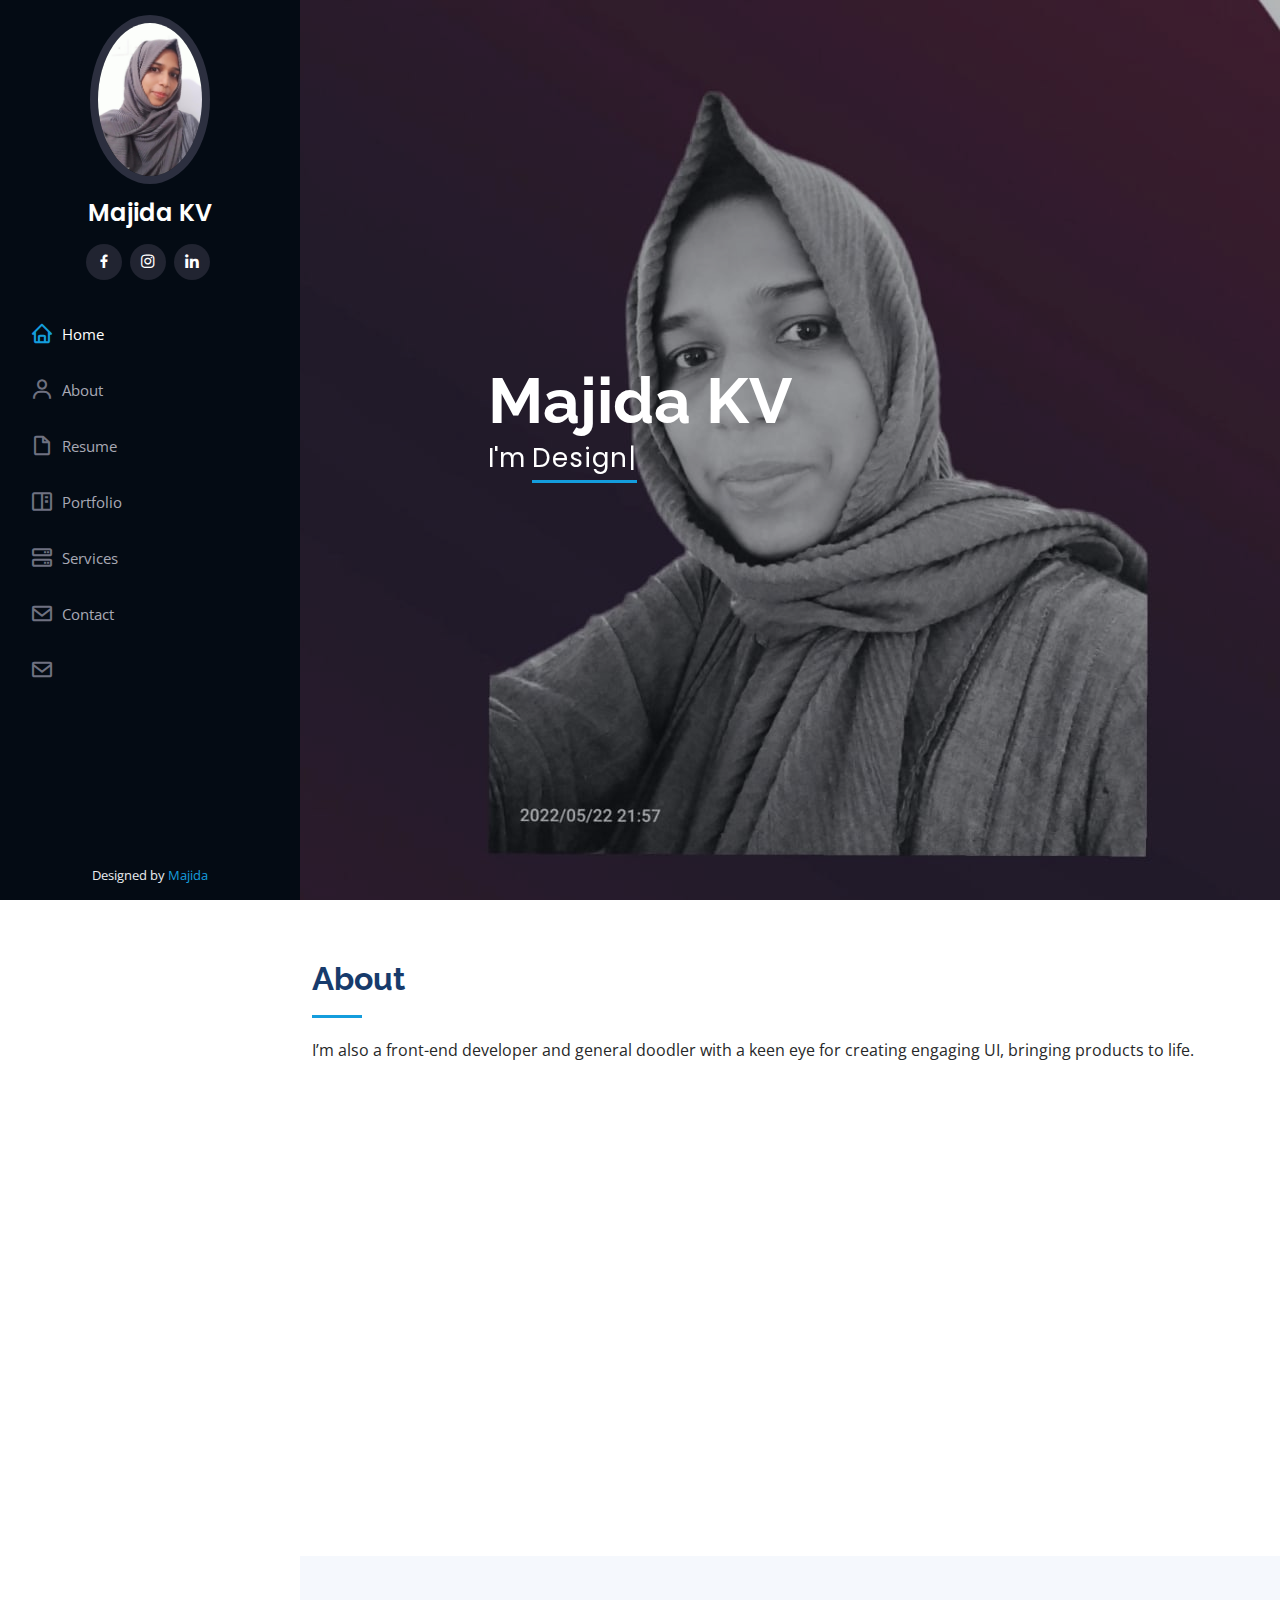
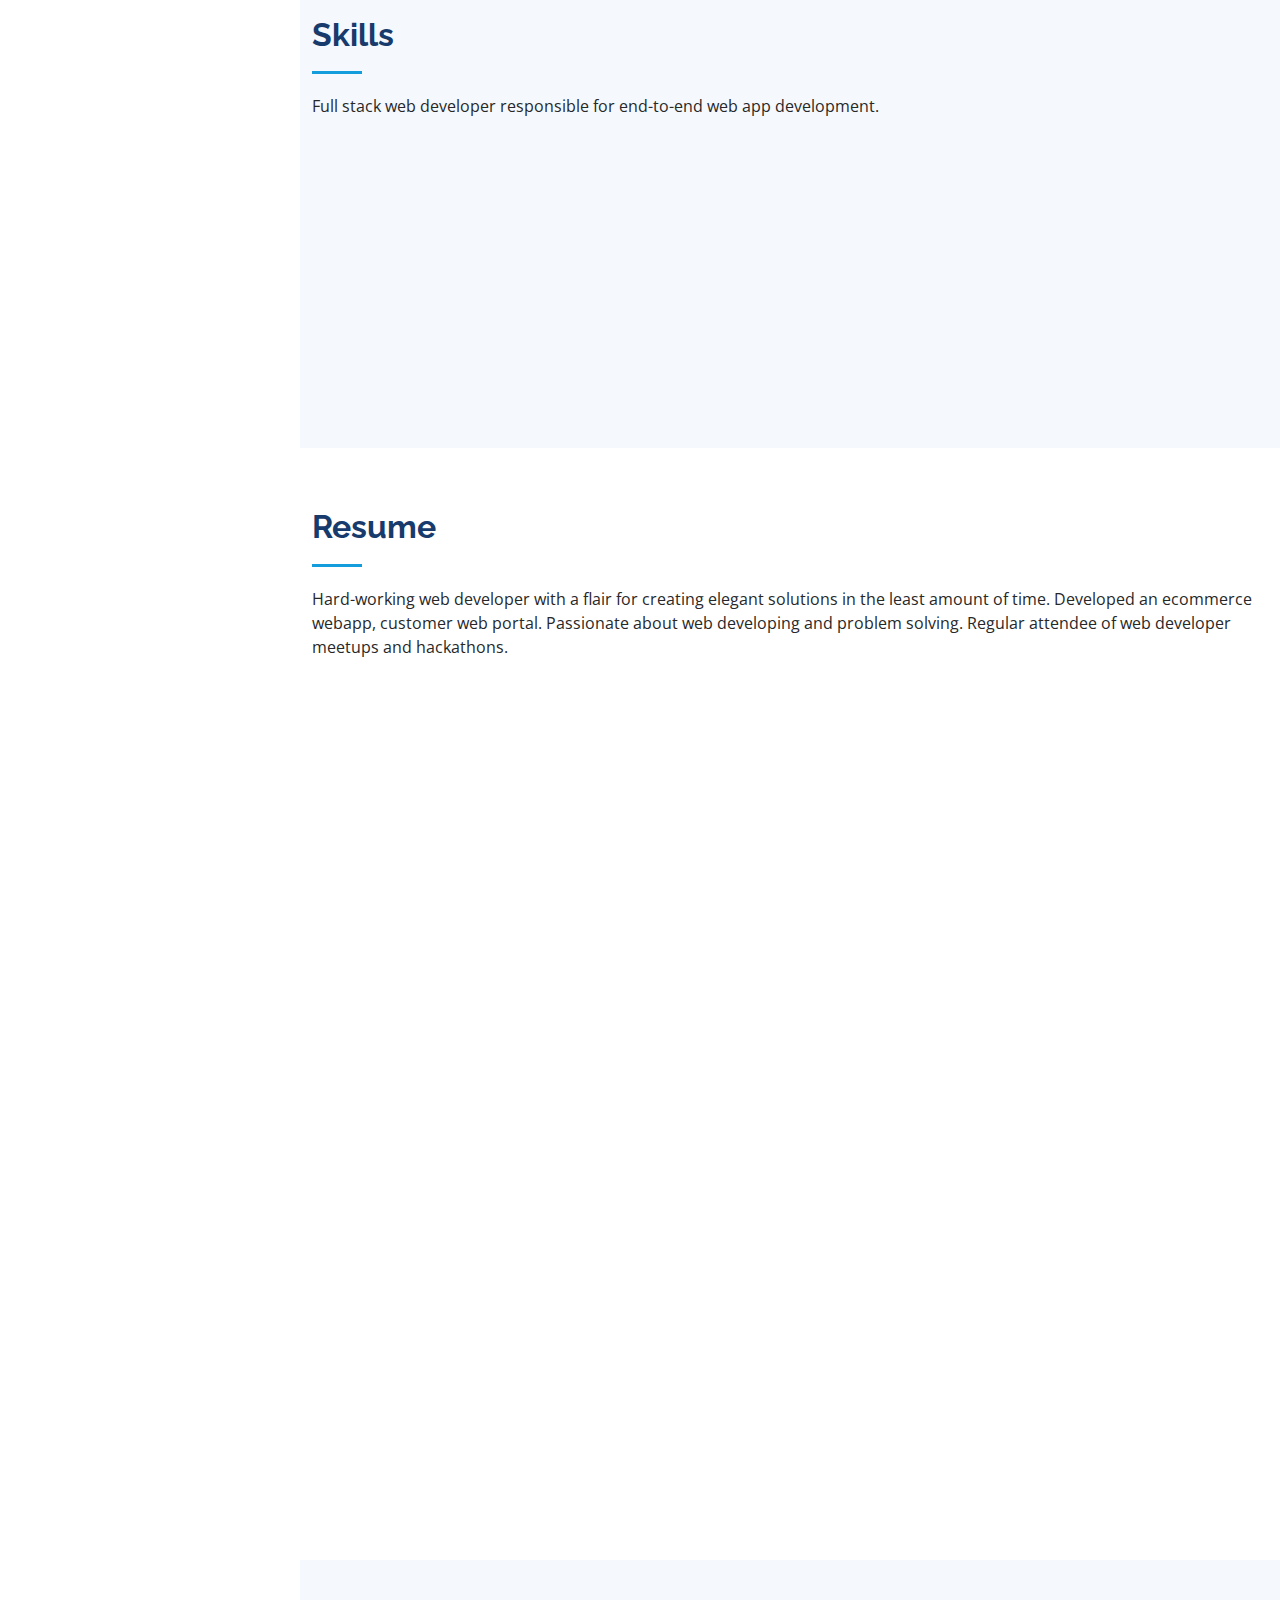
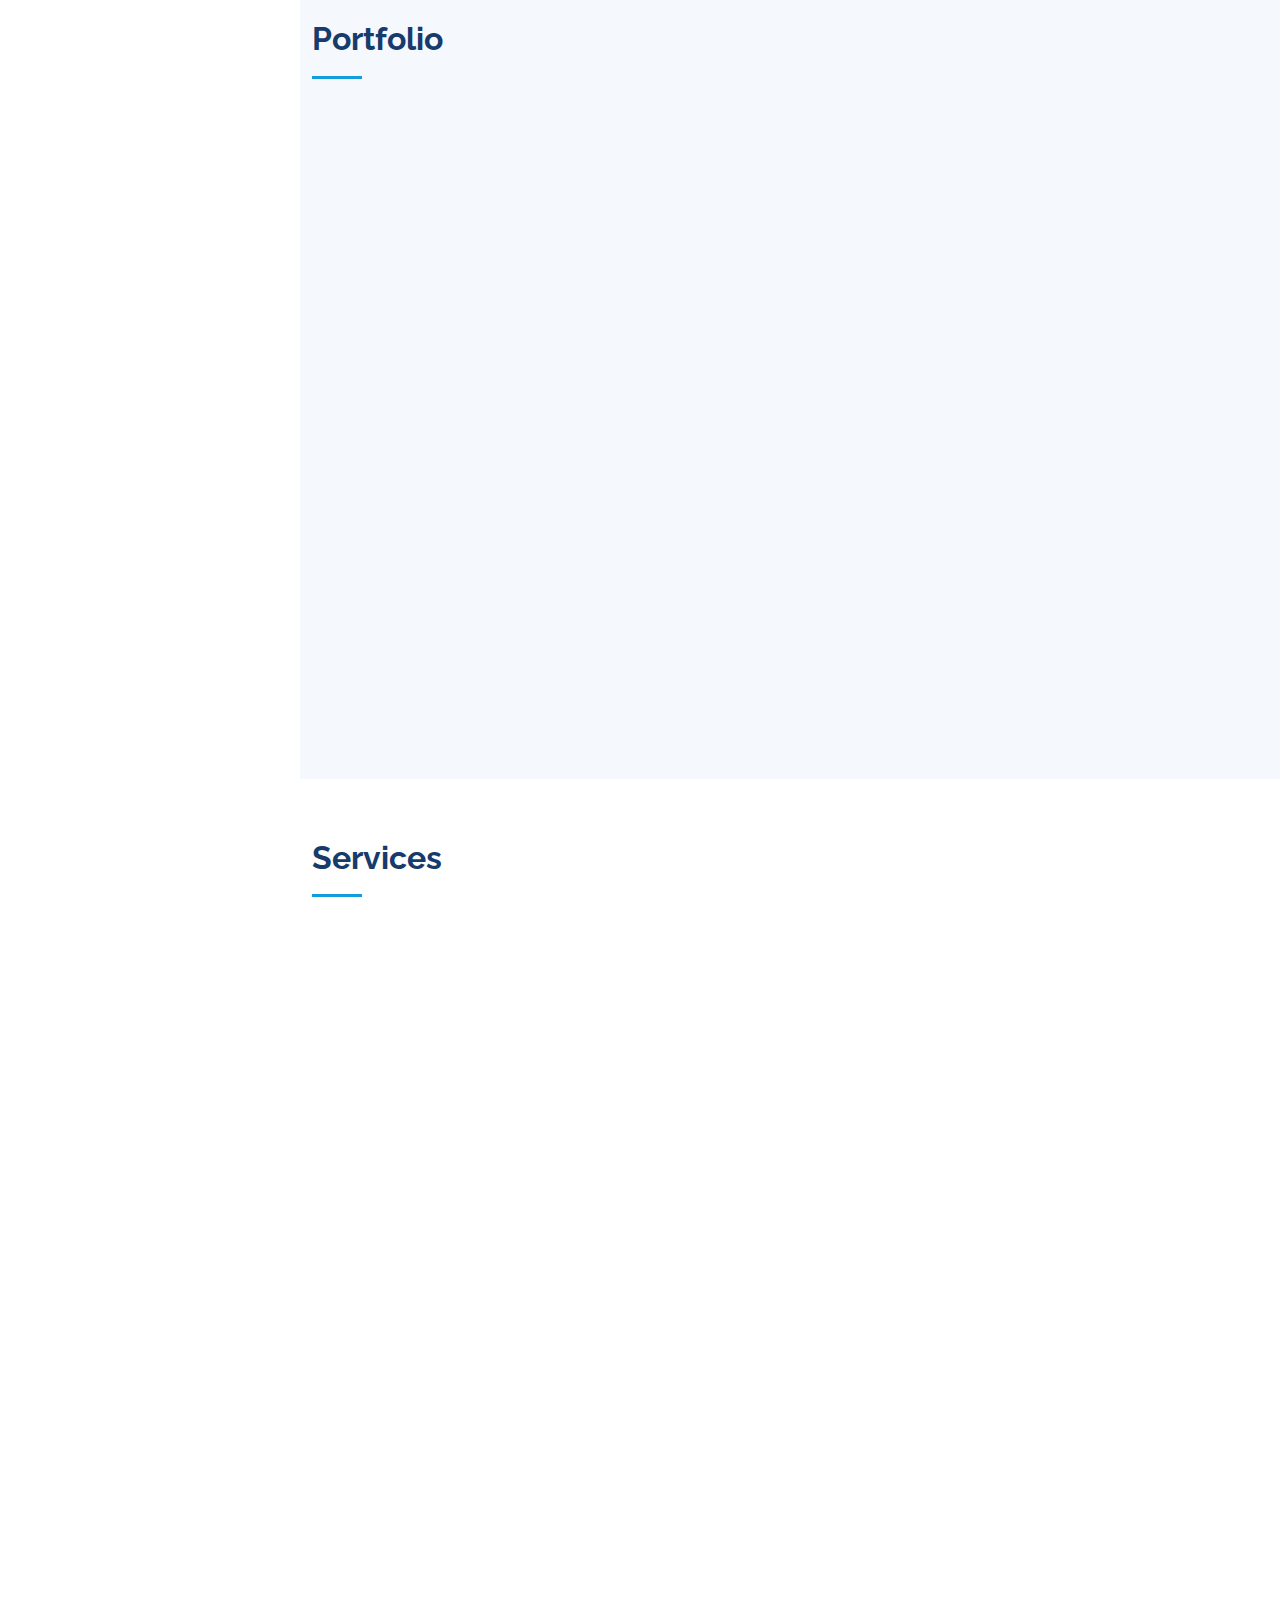
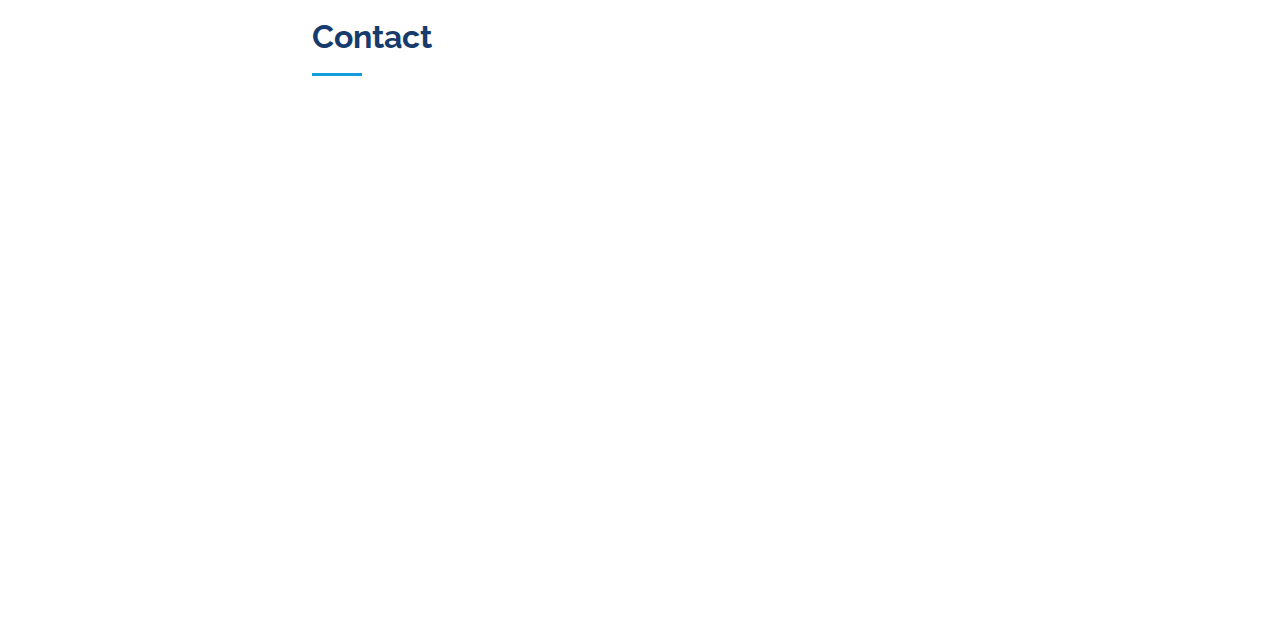
<file: index.html>
<!DOCTYPE html>
<html lang="en">

<head>
  <meta charset="utf-8">
  <meta content="width=device-width, initial-scale=1.0" name="viewport">

  <title>MyPortfolio Bootstrap Template - Index</title>
  <meta content="" name="description">
  <meta content="" name="keywords">

  <!-- Favicons -->
  <link href="assets/img/favicon.png" rel="icon">
  <link href="assets/img/apple-touch-icon.png" rel="apple-touch-icon">

  <!-- Google Fonts -->
  <link href="https://fonts.googleapis.com/css?family=Open+Sans:300,300i,400,400i,600,600i,700,700i|Raleway:300,300i,400,400i,500,500i,600,600i,700,700i|Poppins:300,300i,400,400i,500,500i,600,600i,700,700i" rel="stylesheet">

  <!-- Vendor CSS Files -->
  <link href="assets/vendor/aos/aos.css" rel="stylesheet">
  <link href="assets/vendor/bootstrap/css/bootstrap.min.css" rel="stylesheet">
  <link href="assets/vendor/bootstrap-icons/bootstrap-icons.css" rel="stylesheet">
  <link href="assets/vendor/boxicons/css/boxicons.min.css" rel="stylesheet">
  <link href="assets/vendor/glightbox/css/glightbox.min.css" rel="stylesheet">
  <link href="assets/vendor/swiper/swiper-bundle.min.css" rel="stylesheet">

  <!-- Template Main CSS File -->
  <link href="assets/css/style.css" rel="stylesheet">
  <script src="https://ajax.googleapis.com/ajax/libs/jquery/3.5.1/jquery.min.js"></script>
  <!-- =======================================================
  * Template Name: iPortfolio - v3.7.0
  * Template URL: https://bootstrapmade.com/iportfolio-bootstrap-portfolio-websites-template/
  * Author: BootstrapMade.com
  * License: https://bootstrapmade.com/license/
  ======================================================== -->
</head>

<body>

  <!-- ======= Mobile nav toggle button ======= -->
  <i class="bi bi-list mobile-nav-toggle d-xl-none"></i>

  <!-- ======= Header ======= -->
  <header id="header">
    <div class="d-flex flex-column">

      <div class="profile">
        <img src="assets\img\WhatsApp Image 2022-05-22 at 8.42.37 PM.jpeg" alt="" class="img-fluid rounded-circle">
        <h1 class="text-light"><a href="index.html">Majida KV</a></h1>
        <div class="social-links mt-3 text-center">
          
          <a href="https://www.facebook.com/majidakv" class="facebook"><i class="bx bxl-facebook"></i></a>
          <a href="https://instagram.com/majida7865?igshid=YmMyMTA2M2Y=" class="instagram"><i class="bx bxl-instagram"></i></a>
          <a href="www.linkedin.com/in/majidakv-maji-889a5a25" class="linkedin"><i class="bx bxl-linkedin"></i></a>
        </div>
      </div>

      <nav id="navbar" class="nav-menu navbar">
        <ul>
          <li><a href="#hero" class="nav-link scrollto active"><i class="bx bx-home"></i> <span>Home</span></a></li>
          <li><a href="#about" class="nav-link scrollto"><i class="bx bx-user"></i> <span>About</span></a></li>
          <li><a href="#resume" class="nav-link scrollto"><i class="bx bx-file-blank"></i> <span>Resume</span></a></li>
          <li><a href="#portfolio" class="nav-link scrollto"><i class="bx bx-book-content"></i> <span>Portfolio</span></a></li>
          <li><a href="#services" class="nav-link scrollto"><i class="bx bx-server"></i> <span>Services</span></a></li>
          <li><a href="#contact" class="nav-link scrollto"><i class="bx bx-envelope"></i> <span>Contact</span></a></li>
          <li><a href="#contact" class="nav-link scrollto"><i class="bx bx-envelope"></i> <span></span></a></li>
        </ul>
      </nav><!-- .nav-menu -->
    </div>
  </header><!-- End Header -->

  <!-- ======= Hero Section ======= -->
  <section id="hero" class="d-flex flex-column justify-content-center align-items-center">
    <div class="hero-container" data-aos="fade-in">
      <h1>Majida KV</h1>
      <p>I'm <span class="typed" data-typed-items="Designer, Developer, Freelancer"></span></p>
    </div>
  </section><!-- End Hero -->

  <main id="main">

    <!-- ======= About Section ======= -->
    <section id="about" class="about">
      <div class="container">

        <div class="section-title">
          <h2>About</h2>
          <p>I’m also a front-end developer and general doodler with a keen eye for creating engaging UI, bringing products to life.
          </p>
        </div>

        <div class="row">
          <div class="col-lg-4" data-aos="fade-right">
            <img src="assets\img\WhatsApp Image 2022-05-22 at 8.24.29 PM.jpeg" class="img-fluid" alt="">
          </div>
          <div class="col-lg-8 pt-4 pt-lg-0 content" data-aos="fade-left">
            <h3>Web Designer &amp; Web Developer.</h3>
            <p class="fst-italic">
              I’ve spent the past 6months working across different areas of digital design; front-end development, email design, marketing site pages, to my current role designing products.
            </p>
            <div class="row">
              <div class="col-lg-6">
                <ul>
                  <li><i class="bi bi-chevron-right"></i> <strong>Birthday:</strong> <span>06 september 1990</span></li>
                  <li><i class="bi bi-chevron-right"></i> <strong>Website:</strong> <span>www.majida.com</span></li>
                  <li><i class="bi bi-chevron-right"></i> <strong>Phone:</strong> <span>+9895067865</span></li>
                  <li><i class="bi bi-chevron-right"></i> <strong>City:</strong> <span>Kannur, Kerala</span></li>
                </ul>
              </div>
              <div class="col-lg-6">
                <ul>
                  <li><i class="bi bi-chevron-right"></i> <strong>Age:</strong> <span>31</span></li>
                  <li><i class="bi bi-chevron-right"></i> <strong>Degree:</strong> <span>Master</span></li>
                  <li><i class="bi bi-chevron-right"></i> <strong>PhEmailone:</strong> <span>majidakv@gmail.com</span></li>
                  <li><i class="bi bi-chevron-right"></i> <strong>Freelance:</strong> <span>Available</span></li>
                </ul>
              </div>
            </div>
            <p>
              These days my time is spent researching, designing, prototyping, and coding. I also help designers get started with their careers.
            </p>
          </div>
        </div>

      </div>
    </section><!-- End About Section -->

    

    <!-- ======= Skills Section ======= -->
    <section id="skills" class="skills section-bg">
      <div class="container">

        <div class="section-title">
          <h2>Skills</h2>
          <p>Full stack web developer responsible for end-to-end web app development.</p>
        </div>

        <div class="row skills-content">

          <div class="col-lg-12" data-aos="fade-up">

            <div class="progress">
              <span class="skill">HTML <i class="val">80%</i></span>
              <div class="progress-bar-wrap">
                <div class="progress-bar" role="progressbar" aria-valuenow="100" aria-valuemin="0" aria-valuemax="100"></div>
              </div>
            </div>

            <div class="progress">
              <span class="skill">CSS <i class="val">70%</i></span>
              <div class="progress-bar-wrap">
                <div class="progress-bar" role="progressbar" aria-valuenow="90" aria-valuemin="0" aria-valuemax="100"></div>
              </div>
            </div>

            <div class="progress">
              <span class="skill">JavaScript <i class="val">65%</i></span>
              <div class="progress-bar-wrap">
                <div class="progress-bar" role="progressbar" aria-valuenow="75" aria-valuemin="0" aria-valuemax="100"></div>
              </div>
            </div>
            <div class="progress">
              <span class="skill">bootstrap<i class="val">60%</i></span>
              <div class="progress-bar-wrap">
                <div class="progress-bar" role="progressbar" aria-valuenow="90" aria-valuemin="0" aria-valuemax="100"></div>
              </div>
            </div>

          </div>

          

        </div>

      </div>
    </section><!-- End Skills Section -->

    <!-- ======= Resume Section ======= -->
    <section id="resume" class="resume">
      <div class="container">

        <div class="section-title">
          <h2>Resume</h2>
          <p>Hard-working web developer with a flair for creating elegant solutions in the least amount of time. Developed an ecommerce webapp, customer web portal. Passionate about web developing and problem solving. Regular attendee of web developer meetups and hackathons.</p>
        </div>

        <div class="row">
          <div class="col-lg-6" data-aos="fade-up">
            <h3 class="resume-title">Sumary</h3>
            <div class="resume-item pb-0">
              <h4>Majida KV</h4>
              <p><em>Innovative and deadline-driven Web Designer with 6 months of experience designing and developing user-centered  marketing material from initial concept to final, polished deliverable.</em></p>
              <ul>
                <li>Kannur,Kerala,India</li>
                <li>+9895067865</li>
                <li>majidakv@gmail.com</li>
              </ul>
            </div>

            <h3 class="resume-title">Education</h3>
            <div class="resume-item">
              <h4>Master of Statistics</h4>
              <h5>2012-2015</h5>
              <p><em>Kannur University Campus, Mangattuparamba,Kannur</em></p>
              <p>Those who desert will come.  And yes, let it take some time and effort, but let it be just anyone. </p>
            </div>
            <div class="resume-item">
              <h4>Bachelor of Statistics</h4>
              <h5>2008-2011</h5>
              <p><em>Sir Syed College,Thaliparamba,Kannur</em></p>
              
            </div>
            <div class="resume-item">
              <h4>Plus Two</h4>
              <h5>2006-2008</h5>
              <p><em>C.H.M.K.S.G.H.S.S,Mattul.</em></p>
              
            </div>
          </div>
          <div class="col-lg-6" data-aos="fade-up" data-aos-delay="100">
            <h3 class="resume-title">Professional Experience</h3>
            <div class="resume-item">
              <h4>Business Analyst</h4>
              <h5>2019 - 2020</h5>
              <p><em>Btrac, Kannur </em></p>
              <ul>
                <li>Compile and generate spreadsheets capturing key data related to company’s active contracts.</li>
                <li>Identify and reconcile errors in the client data to ensure accurate business requirements. </li>
                <li>Performed data mining, data cleaning and explored data visualization techniques on a variety of data stored in spreadsheets and textfiles web using Python</li>
                <li>Dashboard building according to clients’ requirements using various tools</li>
                <li>Used tools like Tableau, Power BI and Microsoft Excel for data analysis and generating data  reports</li>
              </ul>
            </div>
            <div class="resume-item">
              <h4>Statistics Teacher</h4>
              <h5>2015 - 2019</h5>
              <p><em>Bright Institute,Mattul,Kannur</em></p>
              <ul>
                <li>Responsible for ensuring that all students fully comprehended the taught curriculum and provided support to students who required extra guidance</li>
                <li>Worked closely with the other teachers to ensure all avenues of the curriculum are met and delivered lessons the students</li>
                
              </ul>
            </div>
          </div>
        </div>

      </div>
    </section><!-- End Resume Section -->

    <!-- ======= Portfolio Section ======= -->
    <section id="portfolio" class="portfolio section-bg">
      <div class="container">

        <div class="section-title">
          <h2>Portfolio</h2>
          
        </div>

        <div class="row" data-aos="fade-up">
          <div class="col-lg-12 d-flex justify-content-center">
            <ul id="portfolio-flters">
              <li data-filter="*" class="filter-active">All</li>
              <li data-filter=".filter-app">App</li>
              <li data-filter=".filter-card">Card</li>
              <li data-filter=".filter-web">Web</li>
            </ul>
          </div>
        </div>

        <div class="row portfolio-container" data-aos="fade-up" data-aos-delay="100">

          <div class="col-lg-4 col-md-6 portfolio-item filter-app">
            <div class="portfolio-wrap">
              <img src="assets/img/portfolio/portfolio-1.jpg" class="img-fluid" alt="">
              <div class="portfolio-links">
                <a href="assets/img/portfolio/portfolio-1.jpg" data-gallery="portfolioGallery" class="portfolio-lightbox" title="App 1"><i class="bx bx-plus"></i></a>
                <a href="portfolio-details.html" title="More Details"><i class="bx bx-link"></i></a>
              </div>
            </div>
          </div>

          <div class="col-lg-4 col-md-6 portfolio-item filter-web">
            <div class="portfolio-wrap">
              <img src="assets/img/portfolio/portfolio-2.jpg" class="img-fluid" alt="">
              <div class="portfolio-links">
                <a href="assets/img/portfolio/portfolio-2.jpg" data-gallery="portfolioGallery" class="portfolio-lightbox" title="Web 3"><i class="bx bx-plus"></i></a>
                <a href="portfolio-details.html" title="More Details"><i class="bx bx-link"></i></a>
              </div>
            </div>
          </div>

          <div class="col-lg-4 col-md-6 portfolio-item filter-app">
            <div class="portfolio-wrap">
              <img src="assets/img/portfolio/portfolio-3.jpg" class="img-fluid" alt="">
              <div class="portfolio-links">
                <a href="assets/img/portfolio/portfolio-3.jpg" data-gallery="portfolioGallery" class="portfolio-lightbox" title="App 2"><i class="bx bx-plus"></i></a>
                <a href="portfolio-details.html" title="More Details"><i class="bx bx-link"></i></a>
              </div>
            </div>
          </div>

          <div class="col-lg-4 col-md-6 portfolio-item filter-card">
            <div class="portfolio-wrap">
              <img src="assets/img/portfolio/portfolio-4.jpg" class="img-fluid" alt="">
              <div class="portfolio-links">
                <a href="assets/img/portfolio/portfolio-4.jpg" data-gallery="portfolioGallery" class="portfolio-lightbox" title="Card 2"><i class="bx bx-plus"></i></a>
                <a href="portfolio-details.html" title="More Details"><i class="bx bx-link"></i></a>
              </div>
            </div>
          </div>

          <div class="col-lg-4 col-md-6 portfolio-item filter-web">
            <div class="portfolio-wrap">
              <img src="assets/img/portfolio/portfolio-5.jpg" class="img-fluid" alt="">
              <div class="portfolio-links">
                <a href="assets/img/portfolio/portfolio-5.jpg" data-gallery="portfolioGallery" class="portfolio-lightbox" title="Web 2"><i class="bx bx-plus"></i></a>
                <a href="portfolio-details.html" title="More Details"><i class="bx bx-link"></i></a>
              </div>
            </div>
          </div>

          <div class="col-lg-4 col-md-6 portfolio-item filter-app">
            <div class="portfolio-wrap">
              <img src="assets/img/portfolio/portfolio-6.jpg" class="img-fluid" alt="">
              <div class="portfolio-links">
                <a href="assets/img/portfolio/portfolio-6.jpg" data-gallery="portfolioGallery" class="portfolio-lightbox" title="App 3"><i class="bx bx-plus"></i></a>
                <a href="portfolio-details.html" title="More Details"><i class="bx bx-link"></i></a>
              </div>
            </div>
          </div>

          
        </div>

      </div>
    </section><!-- End Portfolio Section -->

    <!-- ======= Services Section ======= -->
    <section id="services" class="services">
      <div class="container">

        <div class="section-title">
          <h2>Services</h2>
          
        </div>

        <div class="row">
          <div class="col-lg-4 col-md-6 icon-box" data-aos="fade-up">
            <div class="icon"><i class="bi bi-briefcase"></i></div>
            <h4 class="title"><a href="">Website Development</a></h4>
            <p class="description">250+ businesses,governmental and non-profit organizations use the websites we've created for corporate presentation and brand building.We make sure our websites have an easy to use page edotor for dynamic content management.</p>
          </div>
          <div class="col-lg-4 col-md-6 icon-box" data-aos="fade-up" data-aos-delay="100">
            <div class="icon"><i class="bi bi-card-checklist"></i></div>
            <h4 class="title"><a href="">Front-end design and development</a></h4>
            <p class="description">Our webdesigner closely analyze the user audience to understand their needs and reflect these findings in UI design.Having agreed on the look and feel of a web app with project stakeholders,we bring it to life with front-end coding.</p>
          </div>
          <div class="col-lg-4 col-md-6 icon-box" data-aos="fade-up" data-aos-delay="200">
            <div class="icon"><i class="bi bi-bar-chart"></i></div>
            <h4 class="title"><a href="">Back-end development</a></h4>
            <p class="description">Our developers accurately implement the business logic of your web app on the back end.we rely on proven frameworks to ensure fast and quality coding</p>
          </div>
          <div class="col-lg-4 col-md-6 icon-box" data-aos="fade-up" data-aos-delay="300">
            <div class="icon"><i class="bi bi-binoculars"></i></div>
            <h4 class="title"><a href="">Integration</a></h4>
            <p class="description">we set up API's to integrate your web app with corporate or third-party systems and services.App integration ensures immediate data synchronization across systems.</p>
          </div>
          <div class="col-lg-4 col-md-6 icon-box" data-aos="fade-up" data-aos-delay="400">
            <div class="icon"><i class="bi bi-brightness-high"></i></div>
            <h4 class="title"><a href="">eCommerce Development</a></h4>
            <p class="description">We create ecommerce solutions for B2C,B2B and market place business model.We can smoothly integrate an ecommerce component into your operating web app or launch a new ecommerce precence.</p>
          </div>
          <div class="col-lg-4 col-md-6 icon-box" data-aos="fade-up" data-aos-delay="500">
            <div class="icon"><i class="bi bi-calendar4-week"></i></div>
            <h4 class="title"><a href="">Help desk</a></h4>
            <p class="description">Providing L1,L2 and L3 support services,we deliver hot-fixes within 24 hours to prevent or resolve any issues in usage,technology and code that may arise.We help you provide high availability and trouble-free functionality of your web app.</p>
          </div>
        </div>

      </div>
    </section><!-- End Services Section -->

    

    <!-- ======= Contact Section ======= -->
    <section id="contact" class="contact">
      <div class="container">

        <div class="section-title">
          <h2>Contact</h2>
        </div>

        <div class="row" data-aos="fade-in">

          <div class="col-lg-5 d-flex align-items-stretch">
            <div class="info">
              <div class="address">
                <i class="bi bi-geo-alt"></i>
                <h4>Location:</h4>
                <p>Mattul,Kannur,Kerala</p>
              </div>

              <div class="email">
                <i class="bi bi-envelope"></i>
                <h4>Email:</h4>
                <p>majidakv@gmail.com</p>
              </div>

              <div class="phone">
                <i class="bi bi-phone"></i>
                <h4>Call:</h4>
                <p>+91 9895067865</p>
              </div>

              
            </div>

          </div>

          <div class="col-lg-7 mt-5 mt-lg-0 d-flex align-items-stretch">
            <form action="" role="form" id="submit-form">
              <div class="row">
                <div class="form-group col-md-6">
                  <label for="name">Your Name</label>
                  <input type="text" name="name" class="form-control" id="name" required>
                </div>
                <div class="form-group col-md-6">
                  <label for="name">Your Email</label>
                  <input type="email" class="form-control" name="email" id="email" required>
                </div>
              </div>
              <div class="form-group">
                <label for="name">Subject</label>
                <input type="text" class="form-control" name="subject" id="subject" required>
              </div>
              <div class="form-group">
                <label for="name">Message</label>
                <textarea class="form-control" name="message" rows="10" required></textarea>
              </div>
              
              <div class="text-center"><button type="submit">Send Message</button></div>
            </form>
          </div>

        </div>

      </div>
    </section><!-- End Contact Section -->

  </main><!-- End #main -->

  <!-- ======= Footer ======= -->
  <footer id="footer">
    <div class="container">
      
      <div class="credits">
        <!-- All the links in the footer should remain intact. -->
        <!-- You can delete the links only if you purchased the pro version. -->
        <!-- Licensing information: https://bootstrapmade.com/license/ -->
        <!-- Purchase the pro version with working PHP/AJAX contact form: https://bootstrapmade.com/iportfolio-bootstrap-portfolio-websites-template/ -->
        Designed by <a href="https://bootstrapmade.com/">Majida</a>
      </div>
    </div>
  </footer><!-- End  Footer -->

  <a href="#" class="back-to-top d-flex align-items-center justify-content-center"><i class="bi bi-arrow-up-short"></i></a>

  <!-- Vendor JS Files -->
  <script src="assets/vendor/purecounter/purecounter.js"></script>
  <script src="assets/vendor/aos/aos.js"></script>
  <script src="assets/vendor/bootstrap/js/bootstrap.bundle.min.js"></script>
  <script src="assets/vendor/glightbox/js/glightbox.min.js"></script>
  <script src="assets/vendor/isotope-layout/isotope.pkgd.min.js"></script>
  <script src="assets/vendor/swiper/swiper-bundle.min.js"></script>
  <script src="assets/vendor/typed.js/typed.min.js"></script>
  <script src="assets/vendor/waypoints/noframework.waypoints.js"></script>
  <script src="assets/vendor/php-email-form/validate.js"></script>

  <!-- Template Main JS File -->
  <script src="assets/js/main.js"></script>
  <script>
    $("#submit-form").submit((e)=>{
        e.preventDefault()
        $.ajax({
            url:"https://script.google.com/macros/s/AKfycbytzIgitVbeLNk19hnEbSZf3e6UgfhpWrc2Sbea6A/exec",
            data:$("#submit-form").serialize(),
            method:"post",
            success:function (response){
                alert("Form submitted successfully")
                window.location.reload()
                //window.location.href="https://google.com"
            },
            error:function (err){
                alert("Something Error")

            }
        })
    })
</script>

</body>

</html>
</file>
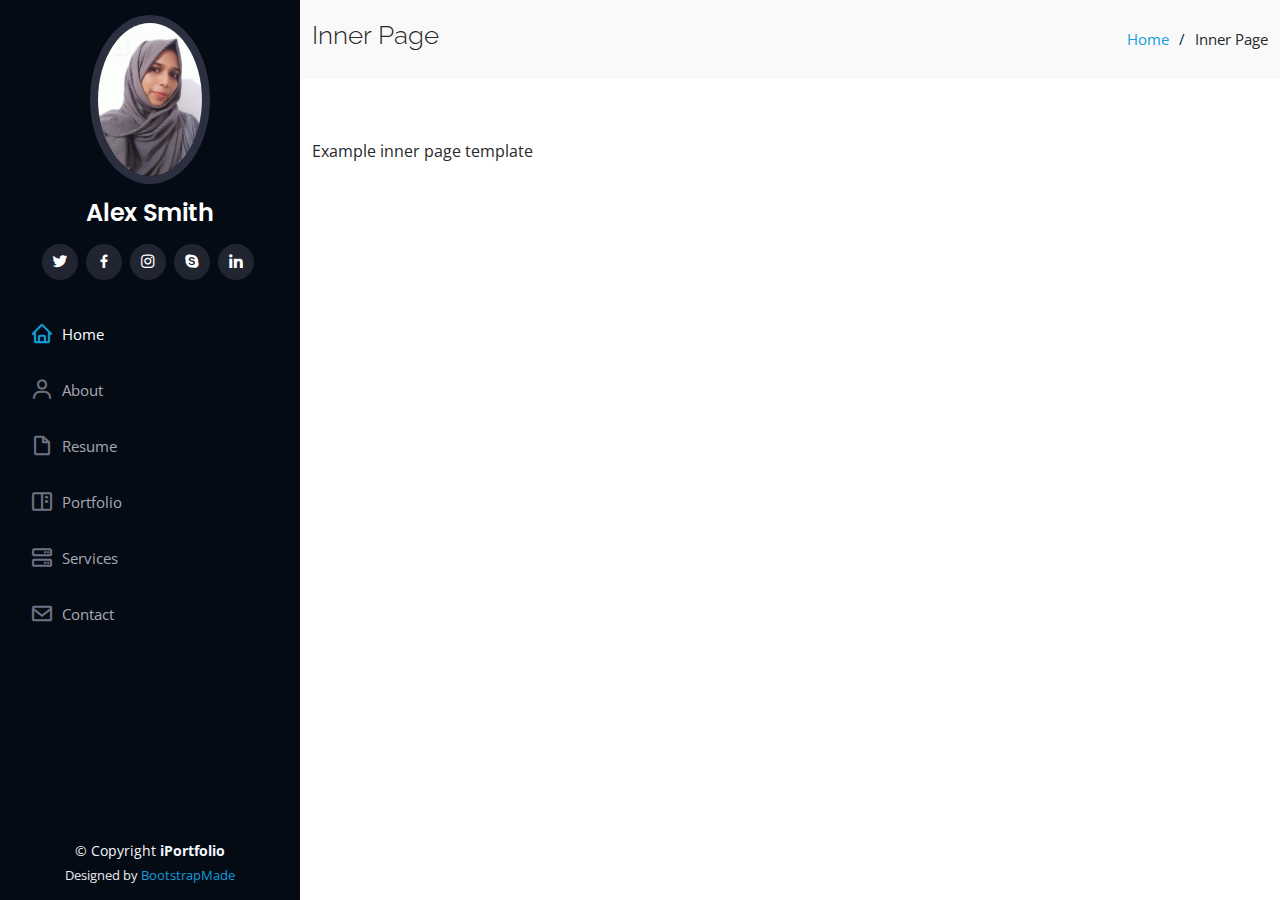
<file: inner-page.html>
<!DOCTYPE html>
<html lang="en">

<head>
  <meta charset="utf-8">
  <meta content="width=device-width, initial-scale=1.0" name="viewport">

  <title>Inner Page - iPortfolio Bootstrap Template</title>
  <meta content="" name="description">
  <meta content="" name="keywords">

  <!-- Favicons -->
  <link href="assets/img/favicon.png" rel="icon">
  <link href="assets/img/apple-touch-icon.png" rel="apple-touch-icon">

  <!-- Google Fonts -->
  <link href="https://fonts.googleapis.com/css?family=Open+Sans:300,300i,400,400i,600,600i,700,700i|Raleway:300,300i,400,400i,500,500i,600,600i,700,700i|Poppins:300,300i,400,400i,500,500i,600,600i,700,700i" rel="stylesheet">

  <!-- Vendor CSS Files -->
  <link href="assets/vendor/aos/aos.css" rel="stylesheet">
  <link href="assets/vendor/bootstrap/css/bootstrap.min.css" rel="stylesheet">
  <link href="assets/vendor/bootstrap-icons/bootstrap-icons.css" rel="stylesheet">
  <link href="assets/vendor/boxicons/css/boxicons.min.css" rel="stylesheet">
  <link href="assets/vendor/glightbox/css/glightbox.min.css" rel="stylesheet">
  <link href="assets/vendor/swiper/swiper-bundle.min.css" rel="stylesheet">

  <!-- Template Main CSS File -->
  <link href="assets/css/style.css" rel="stylesheet">

  <!-- =======================================================
  * Template Name: iPortfolio - v3.7.0
  * Template URL: https://bootstrapmade.com/iportfolio-bootstrap-portfolio-websites-template/
  * Author: BootstrapMade.com
  * License: https://bootstrapmade.com/license/
  ======================================================== -->
</head>

<body>

  <!-- ======= Mobile nav toggle button ======= -->
  <i class="bi bi-list mobile-nav-toggle d-xl-none"></i>

  <!-- ======= Header ======= -->
  <header id="header">
    <div class="d-flex flex-column">

      <div class="profile">
        <img src="assets/img/WhatsApp Image 2022-05-22 at 8.42.37 PM.jpeg" alt="" class="img-fluid rounded-circle">
        <h1 class="text-light"><a href="index.html">Alex Smith</a></h1>
        <div class="social-links mt-3 text-center">
          <a href="#" class="twitter"><i class="bx bxl-twitter"></i></a>
          <a href="#" class="facebook"><i class="bx bxl-facebook"></i></a>
          <a href="#" class="instagram"><i class="bx bxl-instagram"></i></a>
          <a href="#" class="google-plus"><i class="bx bxl-skype"></i></a>
          <a href="#" class="linkedin"><i class="bx bxl-linkedin"></i></a>
        </div>
      </div>

      <nav id="navbar" class="nav-menu navbar">
        <ul>
          <li><a href="#hero" class="nav-link scrollto active"><i class="bx bx-home"></i> <span>Home</span></a></li>
          <li><a href="#about" class="nav-link scrollto"><i class="bx bx-user"></i> <span>About</span></a></li>
          <li><a href="#resume" class="nav-link scrollto"><i class="bx bx-file-blank"></i> <span>Resume</span></a></li>
          <li><a href="#portfolio" class="nav-link scrollto"><i class="bx bx-book-content"></i> <span>Portfolio</span></a></li>
          <li><a href="#services" class="nav-link scrollto"><i class="bx bx-server"></i> <span>Services</span></a></li>
          <li><a href="#contact" class="nav-link scrollto"><i class="bx bx-envelope"></i> <span>Contact</span></a></li>
        </ul>
      </nav><!-- .nav-menu -->
    </div>
  </header><!-- End Header -->

  <main id="main">

    <!-- ======= Breadcrumbs ======= -->
    <section class="breadcrumbs">
      <div class="container">

        <div class="d-flex justify-content-between align-items-center">
          <h2>Inner Page</h2>
          <ol>
            <li><a href="index.html">Home</a></li>
            <li>Inner Page</li>
          </ol>
        </div>

      </div>
    </section><!-- End Breadcrumbs -->

    <section class="inner-page">
      <div class="container">
        <p>
          Example inner page template
        </p>
      </div>
    </section>

  </main><!-- End #main -->

  <!-- ======= Footer ======= -->
  <footer id="footer">
    <div class="container">
      <div class="copyright">
        &copy; Copyright <strong><span>iPortfolio</span></strong>
      </div>
      <div class="credits">
        <!-- All the links in the footer should remain intact. -->
        <!-- You can delete the links only if you purchased the pro version. -->
        <!-- Licensing information: https://bootstrapmade.com/license/ -->
        <!-- Purchase the pro version with working PHP/AJAX contact form: https://bootstrapmade.com/iportfolio-bootstrap-portfolio-websites-template/ -->
        Designed by <a href="https://bootstrapmade.com/">BootstrapMade</a>
      </div>
    </div>
  </footer><!-- End  Footer -->

  <a href="#" class="back-to-top d-flex align-items-center justify-content-center"><i class="bi bi-arrow-up-short"></i></a>

  <!-- Vendor JS Files -->
  <script src="assets/vendor/purecounter/purecounter.js"></script>
  <script src="assets/vendor/aos/aos.js"></script>
  <script src="assets/vendor/bootstrap/js/bootstrap.bundle.min.js"></script>
  <script src="assets/vendor/glightbox/js/glightbox.min.js"></script>
  <script src="assets/vendor/isotope-layout/isotope.pkgd.min.js"></script>
  <script src="assets/vendor/swiper/swiper-bundle.min.js"></script>
  <script src="assets/vendor/typed.js/typed.min.js"></script>
  <script src="assets/vendor/waypoints/noframework.waypoints.js"></script>
  <script src="assets/vendor/php-email-form/validate.js"></script>

  <!-- Template Main JS File -->
  <script src="assets/js/main.js"></script>

</body>

</html>
</file>
<file: assets/css/style.css>
/**
* Template Name: iPortfolio - v3.7.0
* Template URL: https://bootstrapmade.com/iportfolio-bootstrap-portfolio-websites-template/
* Author: BootstrapMade.com
* License: https://bootstrapmade.com/license/
*/

/*--------------------------------------------------------------
# General
--------------------------------------------------------------*/
body {
  font-family: "Open Sans", sans-serif;
  color: #272829;
}

a {
  color: #149ddd;
  text-decoration: none;
}

a:hover {
  color: #37b3ed;
  text-decoration: none;
}

h1, h2, h3, h4, h5, h6 {
  font-family: "Raleway", sans-serif;
}

/*--------------------------------------------------------------
# Back to top button
--------------------------------------------------------------*/
.back-to-top {
  position: fixed;
  visibility: hidden;
  opacity: 0;
  right: 15px;
  bottom: 15px;
  z-index: 996;
  background: #149ddd;
  width: 40px;
  height: 40px;
  border-radius: 50px;
  transition: all 0.4s;
}
.back-to-top i {
  font-size: 28px;
  color: #fff;
  line-height: 0;
}
.back-to-top:hover {
  background: #2eafec;
  color: #fff;
}
.back-to-top.active {
  visibility: visible;
  opacity: 1;
}

/*--------------------------------------------------------------
# Header
--------------------------------------------------------------*/
#header {
  position: fixed;
  top: 0;
  left: 0;
  bottom: 0;
  width: 300px;
  transition: all ease-in-out 0.5s;
  z-index: 9997;
  transition: all 0.5s;
  padding: 0 15px;
  background: #040b14;
  overflow-y: auto;
}
#header .profile img {
  margin: 15px auto;
  display: block;
  width: 120px;
  border: 8px solid #2c2f3f;
}
#header .profile h1 {
  font-size: 24px;
  margin: 0;
  padding: 0;
  font-weight: 600;
  -moz-text-align-last: center;
  text-align-last: center;
  font-family: "Poppins", sans-serif;
}
#header .profile h1 a, #header .profile h1 a:hover {
  color: #fff;
  text-decoration: none;
}
#header .profile .social-links a {
  font-size: 18px;
  display: inline-block;
  background: #212431;
  color: #fff;
  line-height: 1;
  padding: 8px 0;
  margin-right: 4px;
  border-radius: 50%;
  text-align: center;
  width: 36px;
  height: 36px;
  transition: 0.3s;
}
#header .profile .social-links a:hover {
  background: #149ddd;
  color: #fff;
  text-decoration: none;
}

#main {
  margin-left: 300px;
}

@media (max-width: 1199px) {
  #header {
    left: -300px;
  }

  #main {
    margin-left: 0;
  }
}
/*--------------------------------------------------------------
# Navigation Menu
--------------------------------------------------------------*/
/* Desktop Navigation */
.nav-menu {
  padding: 30px 0 0 0;
}
.nav-menu * {
  margin: 0;
  padding: 0;
  list-style: none;
}
.nav-menu > ul > li {
  position: relative;
  white-space: nowrap;
}
.nav-menu a, .nav-menu a:focus {
  display: flex;
  align-items: center;
  color: #a8a9b4;
  padding: 12px 15px;
  margin-bottom: 8px;
  transition: 0.3s;
  font-size: 15px;
}
.nav-menu a i, .nav-menu a:focus i {
  font-size: 24px;
  padding-right: 8px;
  color: #6f7180;
}
.nav-menu a:hover, .nav-menu .active, .nav-menu .active:focus, .nav-menu li:hover > a {
  text-decoration: none;
  color: #fff;
}
.nav-menu a:hover i, .nav-menu .active i, .nav-menu .active:focus i, .nav-menu li:hover > a i {
  color: #149ddd;
}

/* Mobile Navigation */
.mobile-nav-toggle {
  position: fixed;
  right: 15px;
  top: 15px;
  z-index: 9998;
  border: 0;
  font-size: 24px;
  transition: all 0.4s;
  outline: none !important;
  background-color: #149ddd;
  color: #fff;
  width: 40px;
  height: 40px;
  display: inline-flex;
  align-items: center;
  justify-content: center;
  line-height: 0;
  border-radius: 50px;
  cursor: pointer;
}

.mobile-nav-active {
  overflow: hidden;
}
.mobile-nav-active #header {
  left: 0;
}

/*--------------------------------------------------------------
# Hero Section
--------------------------------------------------------------*/
#hero {
  width: 100%;
  height: 100vh;
  background: url("../img/WhatsApp Image 2022-05-23 at 9.12.51 AM.jpeg") top center;
  background-size: cover;
}
#hero:before {
  content: "";
  background: rgba(5, 13, 24, 0.3);
  position: absolute;
  bottom: 0;
  top: 0;
  left: 0;
  right: 0;
  z-index: 1;
}
#hero .hero-container {
  position: relative;
  z-index: 2;
  min-width: 300px;
}
#hero h1 {
  margin: 0 0 10px 0;
  font-size: 64px;
  font-weight: 700;
  line-height: 56px;
  color: #fff;
}
#hero p {
  color: #fff;
  margin-bottom: 50px;
  font-size: 26px;
  font-family: "Poppins", sans-serif;
}
#hero p span {
  color: #fff;
  padding-bottom: 4px;
  letter-spacing: 1px;
  border-bottom: 3px solid #149ddd;
}
@media (min-width: 1024px) {
  #hero {
    background-attachment: fixed;
  }
}
@media (max-width: 768px) {
  #hero h1 {
    font-size: 28px;
    line-height: 36px;
  }
  #hero h2 {
    font-size: 18px;
    line-height: 24px;
    margin-bottom: 30px;
  }
}

/*--------------------------------------------------------------
# Sections General
--------------------------------------------------------------*/
section {
  padding: 60px 0;
  overflow: hidden;
}

.section-bg {
  background: #f5f8fd;
}

.section-title {
  padding-bottom: 30px;
}
.section-title h2 {
  font-size: 32px;
  font-weight: bold;
  margin-bottom: 20px;
  padding-bottom: 20px;
  position: relative;
  color: #173b6c;
}
.section-title h2::after {
  content: "";
  position: absolute;
  display: block;
  width: 50px;
  height: 3px;
  background: #149ddd;
  bottom: 0;
  left: 0;
}
.section-title p {
  margin-bottom: 0;
}

/*--------------------------------------------------------------
# About
--------------------------------------------------------------*/
.about .content h3 {
  font-weight: 700;
  font-size: 26px;
  color: #173b6c;
}
.about .content ul {
  list-style: none;
  padding: 0;
}
.about .content ul li {
  margin-bottom: 20px;
  display: flex;
  align-items: center;
}
.about .content ul strong {
  margin-right: 10px;
}
.about .content ul i {
  font-size: 16px;
  margin-right: 5px;
  color: #149ddd;
  line-height: 0;
}
.about .content p:last-child {
  margin-bottom: 0;
}

/*--------------------------------------------------------------
# Facts
--------------------------------------------------------------*/
.facts {
  padding-bottom: 30px;
}
.facts .count-box {
  padding: 30px;
  width: 100%;
}
.facts .count-box i {
  display: block;
  font-size: 44px;
  color: #149ddd;
  float: left;
  line-height: 0;
}
.facts .count-box span {
  font-size: 48px;
  line-height: 40px;
  display: block;
  font-weight: 700;
  color: #050d18;
  margin-left: 60px;
}
.facts .count-box p {
  padding: 15px 0 0 0;
  margin: 0 0 0 60px;
  font-family: "Raleway", sans-serif;
  font-size: 14px;
  color: #122f57;
}
.facts .count-box a {
  font-weight: 600;
  display: block;
  margin-top: 20px;
  color: #122f57;
  font-size: 15px;
  font-family: "Poppins", sans-serif;
  transition: ease-in-out 0.3s;
}
.facts .count-box a:hover {
  color: #1f5297;
}

/*--------------------------------------------------------------
# skills
--------------------------------------------------------------*/
.skills .progress {
  height: 60px;
  display: block;
  background: none;
  border-radius: 0;
}
.skills .progress .skill {
  padding: 0;
  margin: 0 0 6px 0;
  text-transform: uppercase;
  display: block;
  font-weight: 600;
  font-family: "Poppins", sans-serif;
  color: #050d18;
}
.skills .progress .skill .val {
  float: right;
  font-style: normal;
}
.skills .progress-bar-wrap {
  background: #dce8f8;
  height: 10px;
}
.skills .progress-bar {
  width: 1px;
  height: 10px;
  transition: 0.9s;
  background-color: #149ddd;
}

/*--------------------------------------------------------------
# Resume
--------------------------------------------------------------*/
.resume .resume-title {
  font-size: 26px;
  font-weight: 700;
  margin-top: 20px;
  margin-bottom: 20px;
  color: #050d18;
}
.resume .resume-item {
  padding: 0 0 20px 20px;
  margin-top: -2px;
  border-left: 2px solid #1f5297;
  position: relative;
}
.resume .resume-item h4 {
  line-height: 18px;
  font-size: 18px;
  font-weight: 600;
  text-transform: uppercase;
  font-family: "Poppins", sans-serif;
  color: #050d18;
  margin-bottom: 10px;
}
.resume .resume-item h5 {
  font-size: 16px;
  background: #e4edf9;
  padding: 5px 15px;
  display: inline-block;
  font-weight: 600;
  margin-bottom: 10px;
}
.resume .resume-item ul {
  padding-left: 20px;
}
.resume .resume-item ul li {
  padding-bottom: 10px;
}
.resume .resume-item:last-child {
  padding-bottom: 0;
}
.resume .resume-item::before {
  content: "";
  position: absolute;
  width: 16px;
  height: 16px;
  border-radius: 50px;
  left: -9px;
  top: 0;
  background: #fff;
  border: 2px solid #1f5297;
}

/*--------------------------------------------------------------
# Portfolio
--------------------------------------------------------------*/
.portfolio .portfolio-item {
  margin-bottom: 30px;
}
.portfolio #portfolio-flters {
  padding: 0;
  margin: 0 auto 35px auto;
  list-style: none;
  text-align: center;
  background: #fff;
  border-radius: 50px;
  padding: 2px 15px;
}
.portfolio #portfolio-flters li {
  cursor: pointer;
  display: inline-block;
  padding: 10px 15px 8px 15px;
  font-size: 14px;
  font-weight: 600;
  line-height: 1;
  text-transform: uppercase;
  color: #272829;
  margin-bottom: 5px;
  transition: all 0.3s ease-in-out;
}
.portfolio #portfolio-flters li:hover, .portfolio #portfolio-flters li.filter-active {
  color: #149ddd;
}
.portfolio #portfolio-flters li:last-child {
  margin-right: 0;
}
.portfolio .portfolio-wrap {
  transition: 0.3s;
  position: relative;
  overflow: hidden;
  z-index: 1;
}
.portfolio .portfolio-wrap::before {
  content: "";
  background: rgba(255, 255, 255, 0.5);
  position: absolute;
  left: 0;
  right: 0;
  top: 0;
  bottom: 0;
  transition: all ease-in-out 0.3s;
  z-index: 2;
  opacity: 0;
}
.portfolio .portfolio-wrap .portfolio-links {
  opacity: 1;
  left: 0;
  right: 0;
  bottom: -60px;
  z-index: 3;
  position: absolute;
  transition: all ease-in-out 0.3s;
  display: flex;
  justify-content: center;
}
.portfolio .portfolio-wrap .portfolio-links a {
  color: #fff;
  font-size: 28px;
  text-align: center;
  background: rgba(20, 157, 221, 0.75);
  transition: 0.3s;
  width: 50%;
}
.portfolio .portfolio-wrap .portfolio-links a:hover {
  background: rgba(20, 157, 221, 0.95);
}
.portfolio .portfolio-wrap .portfolio-links a + a {
  border-left: 1px solid #37b3ed;
}
.portfolio .portfolio-wrap:hover::before {
  top: 0;
  left: 0;
  right: 0;
  bottom: 0;
  opacity: 1;
}
.portfolio .portfolio-wrap:hover .portfolio-links {
  opacity: 1;
  bottom: 0;
}

/*--------------------------------------------------------------
# Portfolio Details
--------------------------------------------------------------*/
.portfolio-details {
  padding-top: 40px;
}
.portfolio-details .portfolio-details-slider img {
  width: 100%;
}
.portfolio-details .portfolio-details-slider .swiper-pagination {
  margin-top: 20px;
  position: relative;
}
.portfolio-details .portfolio-details-slider .swiper-pagination .swiper-pagination-bullet {
  width: 12px;
  height: 12px;
  background-color: #fff;
  opacity: 1;
  border: 1px solid #149ddd;
}
.portfolio-details .portfolio-details-slider .swiper-pagination .swiper-pagination-bullet-active {
  background-color: #149ddd;
}
.portfolio-details .portfolio-info {
  padding: 30px;
  box-shadow: 0px 0 30px rgba(5, 13, 24, 0.08);
}
.portfolio-details .portfolio-info h3 {
  font-size: 22px;
  font-weight: 700;
  margin-bottom: 20px;
  padding-bottom: 20px;
  border-bottom: 1px solid #eee;
}
.portfolio-details .portfolio-info ul {
  list-style: none;
  padding: 0;
  font-size: 15px;
}
.portfolio-details .portfolio-info ul li + li {
  margin-top: 10px;
}
.portfolio-details .portfolio-description {
  padding-top: 30px;
}
.portfolio-details .portfolio-description h2 {
  font-size: 26px;
  font-weight: 700;
  margin-bottom: 20px;
}
.portfolio-details .portfolio-description p {
  padding: 0;
}

/*--------------------------------------------------------------
# Services
--------------------------------------------------------------*/
.services .icon-box {
  margin-bottom: 20px;
}
.services .icon {
  float: left;
  display: flex;
  align-items: center;
  justify-content: center;
  width: 54px;
  height: 54px;
  background: #149ddd;
  border-radius: 50%;
  transition: 0.5s;
  border: 1px solid #149ddd;
}
.services .icon i {
  color: #fff;
  font-size: 24px;
  line-height: 0;
}
.services .icon-box:hover .icon {
  background: #fff;
}
.services .icon-box:hover .icon i {
  color: #149ddd;
}
.services .title {
  margin-left: 80px;
  font-weight: 700;
  margin-bottom: 15px;
  font-size: 18px;
}
.services .title a {
  color: #343a40;
}
.services .title a:hover {
  color: #149ddd;
}
.services .description {
  margin-left: 80px;
  line-height: 24px;
  font-size: 14px;
}

/
/*--------------------------------------------------------------
# Contact
--------------------------------------------------------------*/
.contact {
  padding-bottom: 130px;
}
.contact .info {
  padding: 30px;
  background: #fff;
  width: 100%;
  box-shadow: 0 0 24px 0 rgba(0, 0, 0, 0.12);
}
.contact .info i {
  font-size: 20px;
  color: #149ddd;
  float: left;
  width: 44px;
  height: 44px;
  background: #dff3fc;
  display: flex;
  justify-content: center;
  align-items: center;
  border-radius: 50px;
  transition: all 0.3s ease-in-out;
}
.contact .info h4 {
  padding: 0 0 0 60px;
  font-size: 22px;
  font-weight: 600;
  margin-bottom: 5px;
  color: #050d18;
}
.contact .info p {
  padding: 0 0 10px 60px;
  margin-bottom: 20px;
  font-size: 14px;
  color: #173b6c;
}
.contact .info .email p {
  padding-top: 5px;
}
.contact .info .social-links {
  padding-left: 60px;
}
.contact .info .social-links a {
  font-size: 18px;
  display: inline-block;
  background: #333;
  color: #fff;
  line-height: 1;
  padding: 8px 0;
  border-radius: 50%;
  text-align: center;
  width: 36px;
  height: 36px;
  transition: 0.3s;
  margin-right: 10px;
}
.contact .info .social-links a:hover {
  background: #149ddd;
  color: #fff;
}
.contact .info .email:hover i, .contact .info .address:hover i, .contact .info .phone:hover i {
  background: #149ddd;
  color: #fff;
}
.contact .php-email-form {
  width: 100%;
  padding: 30px;
  background: #fff;
  box-shadow: 0 0 24px 0 rgba(0, 0, 0, 0.12);
}
.contact .php-email-form .form-group {
  padding-bottom: 8px;
}
.contact .php-email-form .validate {
  display: none;
  color: red;
  margin: 0 0 15px 0;
  font-weight: 400;
  font-size: 13px;
}
.contact .php-email-form .error-message {
  display: none;
  color: #fff;
  background: #ed3c0d;
  text-align: left;
  padding: 15px;
  font-weight: 600;
}
.contact .php-email-form .error-message br + br {
  margin-top: 25px;
}
.contact .php-email-form .sent-message {
  display: none;
  color: #fff;
  background: #18d26e;
  text-align: center;
  padding: 15px;
  font-weight: 600;
}
.contact .php-email-form .loading {
  display: none;
  background: #fff;
  text-align: center;
  padding: 15px;
}
.contact .php-email-form .loading:before {
  content: "";
  display: inline-block;
  border-radius: 50%;
  width: 24px;
  height: 24px;
  margin: 0 10px -6px 0;
  border: 3px solid #18d26e;
  border-top-color: #eee;
  -webkit-animation: animate-loading 1s linear infinite;
  animation: animate-loading 1s linear infinite;
}
.contact .php-email-form .form-group {
  margin-bottom: 15px;
}
.contact .php-email-form label {
  padding-bottom: 8px;
}
.contact .php-email-form input, .contact .php-email-form textarea {
  border-radius: 0;
  box-shadow: none;
  font-size: 14px;
}
.contact .php-email-form input {
  height: 44px;
}
.contact .php-email-form textarea {
  padding: 10px 15px;
}
.contact .php-email-form button[type=submit] {
  background: #149ddd;
  border: 0;
  padding: 10px 24px;
  color: #fff;
  transition: 0.4s;
  border-radius: 4px;
}
.contact .php-email-form button[type=submit]:hover {
  background: #37b3ed;
}
@-webkit-keyframes animate-loading {
  0% {
    transform: rotate(0deg);
  }
  100% {
    transform: rotate(360deg);
  }
}
@keyframes animate-loading {
  0% {
    transform: rotate(0deg);
  }
  100% {
    transform: rotate(360deg);
  }
}

/*--------------------------------------------------------------
# Breadcrumbs
--------------------------------------------------------------*/
.breadcrumbs {
  padding: 20px 0;
  background: #f9f9f9;
}
.breadcrumbs h2 {
  font-size: 26px;
  font-weight: 300;
}
.breadcrumbs ol {
  display: flex;
  flex-wrap: wrap;
  list-style: none;
  padding: 0;
  margin: 0;
  font-size: 15px;
}
.breadcrumbs ol li + li {
  padding-left: 10px;
}
.breadcrumbs ol li + li::before {
  display: inline-block;
  padding-right: 10px;
  color: #0e2442;
  content: "/";
}
@media (max-width: 768px) {
  .breadcrumbs .d-flex {
    display: block !important;
  }
  .breadcrumbs ol {
    display: block;
  }
  .breadcrumbs ol li {
    display: inline-block;
  }
}

/*--------------------------------------------------------------
# Footer
--------------------------------------------------------------*/
#footer {
  padding: 15px;
  color: #f4f6fd;
  font-size: 14px;
  position: fixed;
  left: 0;
  bottom: 0;
  width: 300px;
  z-index: 9999;
  background: #040b14;
}
#footer .copyright {
  text-align: center;
}
#footer .credits {
  padding-top: 5px;
  text-align: center;
  font-size: 13px;
  color: #eaebf0;
}
@media (max-width: 1199px) {
  #footer {
    position: static;
    width: auto;
    padding-right: 20px 15px;
  }
}
</file>
